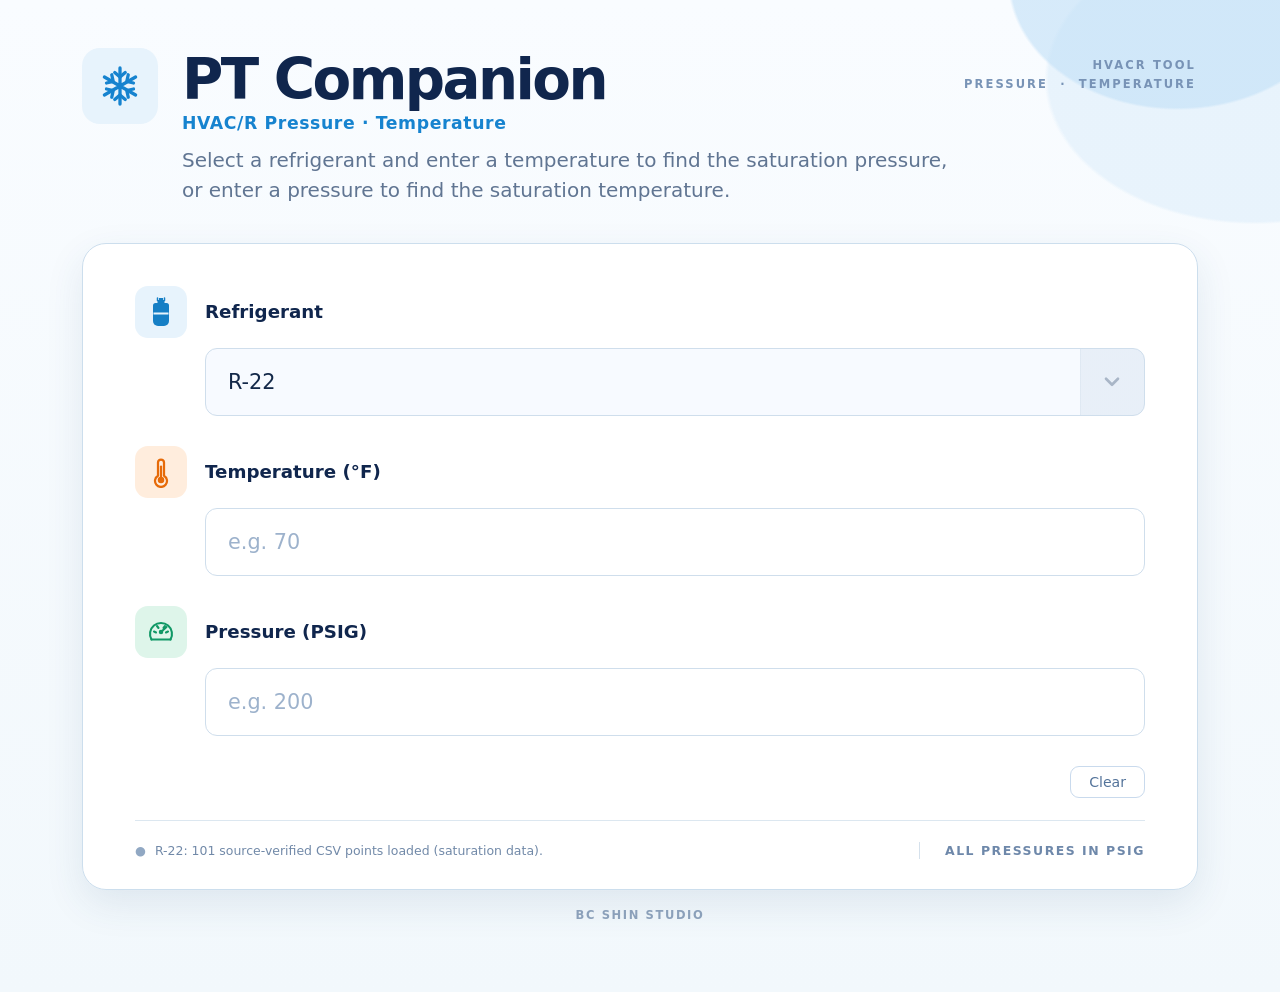
<file: index.html>
<!DOCTYPE html>
<html lang="en">
<head>
  <meta charset="UTF-8" />
  <meta name="viewport" content="width=device-width, initial-scale=1.0" />
  <meta name="theme-color" content="#f5f9fd" />
  <meta
          name="description"
          content="HVAC PT Companion is a pressure-temperature calculator for HVAC/R refrigerants."
  />
  <title>HVAC PT Companion</title>
  <link rel="stylesheet" href="styles.css" />
  <!-- Installable PT Companion for iPhone and other browsers -->
  <link rel="manifest" href="manifest.webmanifest" />
  <link rel="apple-touch-icon" sizes="180x180" href="icons/apple-touch-icon.png" />
  <meta name="apple-mobile-web-app-capable" content="yes" />
  <meta name="apple-mobile-web-app-title" content="PT Companion" />
  <meta name="apple-mobile-web-app-status-bar-style" content="default" />
</head>

<body>
<main class="page-shell">
  <section class="intro" aria-labelledby="page-title">
    <div class="title-row">
        <span class="icon-tile title-icon">
          <img src="assets/snowflake.svg" alt="" />
        </span>

      <div class="title-copy">
        <h1 id="page-title">PT Companion</h1>
        <p class="app-subtitle">HVAC/R Pressure · Temperature</p>
        <p>
          Select a refrigerant and enter a temperature to find the saturation pressure,
          <br class="desktop-break" />
          or enter a pressure to find the saturation temperature.
        </p>
      </div>

      <div class="tool-mark" aria-hidden="true">
        <span>HVACR TOOL</span>
        <small>PRESSURE&nbsp; · &nbsp;TEMPERATURE</small>
      </div>
    </div>
  </section>

  <section
          class="calculator-card"
          aria-label="HVAC PT Companion pressure temperature calculator"
  >
    <div class="field-group">
      <label for="refrigerant">
          <span class="icon-tile blue">
            <img src="assets/refrigerant.svg" alt="" />
          </span>
        <span>Refrigerant</span>
      </label>

      <div class="control-indent">
        <select id="refrigerant" autocomplete="off"></select>
      </div>
    </div>

    <div id="saturation-wrap" class="field-group hidden">
      <label for="saturation-point">
          <span class="icon-tile blue">
            <img src="assets/saturation.svg" alt="" />
          </span>
        <span>Saturation Point</span>
      </label>

      <div class="control-indent">
        <select id="saturation-point" autocomplete="off">
          <option value="dew">Dew</option>
          <option value="bubble">Bubble</option>
        </select>
        <p class="field-note">
          Dew is normally used for superheat. Bubble is normally used for subcooling.
        </p>
      </div>
    </div>

    <div class="field-group">
      <label for="temperature">
          <span class="icon-tile orange">
            <img src="assets/thermometer.svg" alt="" />
          </span>
        <span>Temperature (°F)</span>
      </label>

      <div class="control-indent">
        <input
                id="temperature"
                type="number"
                inputmode="decimal"
                step="any"
                placeholder="e.g. 70"
                autocomplete="off"
        />
      </div>
    </div>

    <div class="field-group">
      <label for="pressure">
          <span class="icon-tile green">
            <img src="assets/pressure-gauge.svg" alt="" />
          </span>
        <span>Pressure (PSIG)</span>
      </label>

      <div class="control-indent">
        <input
                id="pressure"
                type="number"
                inputmode="decimal"
                step="any"
                placeholder="e.g. 200"
                autocomplete="off"
        />
      </div>
    </div>

    <div class="clear-row">
      <button type="button" id="clear-fields" class="clear-button">
        Clear
      </button>
    </div>

    <div
            id="message"
            class="message control-indent"
            role="status"
            aria-live="polite"
    ></div>

    <div class="status-row">
      <p id="data-status" class="data-status"></p>
      <p class="units-note">ALL PRESSURES IN PSIG</p>
    </div>
  </section>

  <footer class="studio-footer">
    BC SHIN STUDIO
  </footer>
</main>

<script src="app.js" defer></script>
  <!-- Service worker enables offline calculator and refrigerant lookup. -->
  <script>
	if (
	  'serviceWorker' in navigator &&
	  (
		location.protocol === 'https:' ||
		location.hostname === 'localhost' ||
		location.hostname === '127.0.0.1'
	  )
	) {
      window.addEventListener('load', () => {
        navigator.serviceWorker.register('./service-worker.js', { scope: './' })
          .catch(error => console.warn('PT Companion offline setup unavailable:', error));
      });
    }
  </script>
</body>
</html>
</file>
<file: styles.css>
:root {
  font-family: Inter, ui-sans-serif, system-ui, -apple-system, BlinkMacSystemFont, "Segoe UI", sans-serif;
  color: #10254a;
  background: #f5f9fd;
  font-synthesis: none;

  --blue: #1683cf;
  --blue-soft: #e7f3fc;
  --orange-soft: #ffeddd;
  --green-soft: #def5ea;
  --border: #cfdeec;
}

* {
  box-sizing: border-box;
}

body {
  margin: 0;
  min-height: 100vh;
  background:
    radial-gradient(ellipse 340px 260px at 92% -2%, rgba(196,225,247,.65) 0 49%, transparent 50%),
    radial-gradient(ellipse 420px 290px at 98% 8%, rgba(226,240,251,.72) 0 49%, transparent 50%),
    linear-gradient(180deg, #f9fcff 0%, #f2f8fc 100%);
}

button,
input,
select {
  font: inherit;
}

.page-shell {
  width: min(100%, 1180px);
  margin: 0 auto;
  padding: 48px 32px 70px;
}

.title-row {
  position: relative;
  display: flex;
  align-items: flex-start;
  gap: 24px;
  padding-right: 210px;
}

.icon-tile {
  display: inline-grid;
  place-items: center;
  flex: 0 0 auto;
  border-radius: 13px;
}

.icon-tile img {
  display: block;
  width: 62%;
  height: 62%;
}

.title-icon {
  width: 76px;
  height: 76px;
  background: var(--blue-soft);
  border-radius: 18px;
}

.title-copy h1 {
  margin: 4px 0 5px;
  font-size: clamp(2.3rem, 4.4vw, 3.7rem);
  line-height: 1;
  letter-spacing: -.045em;
  font-weight: 670;
  color: #10264d;
}

.app-subtitle {
  max-width: 820px;
  margin: 0 0 10px !important;
  color: #1683cf !important;
  font-size: clamp(.95rem, 1.35vw, 1.08rem) !important;
  line-height: 1.25 !important;
  font-weight: 650;
  letter-spacing: .035em;
}

.title-copy p {
  max-width: 820px;
  margin: 0 0 38px;
  color: #607592;
  font-size: clamp(1rem, 1.65vw, 1.25rem);
  line-height: 1.5;
}

.tool-mark {
  position: absolute;
  top: 10px;
  right: 2px;
  text-align: right;
  color: #7893b6;
  letter-spacing: .13em;
  font-weight: 650;
}

.tool-mark span,
.tool-mark small {
  display: block;
  font-size: .72rem;
}

.tool-mark small {
  margin-top: 5px;
}

.calculator-card {
  padding: 42px 52px 30px;
  border: 1px solid #ccdeed;
  border-radius: 24px;
  background: rgba(255,255,255,.965);
  box-shadow: 0 14px 38px rgba(39, 79, 119, .10);
}

.field-group {
  margin-bottom: 30px;
}

.field-group label {
  display: flex;
  align-items: center;
  gap: 18px;
  margin-bottom: 10px;
  color: #10264d;
  font-size: 1.14rem;
  font-weight: 650;
}

.field-group label > span:last-child {
  margin-left: 0;
}

.field-group .icon-tile {
  width: 52px;
  height: 52px;
}

.icon-tile.blue {
  background: var(--blue-soft);
}

.icon-tile.orange {
  background: var(--orange-soft);
}

.icon-tile.green {
  background: var(--green-soft);
}

.control-indent {
  margin-left: 70px;
}

input,
select {
  width: 100%;
  min-height: 68px;
  padding: 0 22px;
  border: 1px solid var(--border);
  border-radius: 12px;
  color: #132849;
  background: #fff;
  outline: none;
  font-size: 1.3rem;
  font-weight: 400;
  transition:
    border-color .15s ease,
    box-shadow .15s ease,
    background .15s ease;
}

select {
  appearance: none;
  -webkit-appearance: none;
  -moz-appearance: none;
  cursor: pointer;
  padding-right: 78px;
  background-color: #f7faff;
  background-image:
    linear-gradient(to left, rgba(226,235,245,.72) 64px, transparent 64px),
    linear-gradient(to left, #d7e2ed 64px, transparent 64px),
    url("data:image/svg+xml,%3Csvg xmlns='http://www.w3.org/2000/svg' width='26' height='26' viewBox='0 0 24 24' fill='none'%3E%3Cpath d='M6.5 9L12 14.5L17.5 9' stroke='%23132C50' stroke-width='2.5' stroke-linecap='round' stroke-linejoin='round'/%3E%3C/svg%3E");
  background-repeat: no-repeat;
  background-position: right center, right 63px center, right 19px center;
  background-size: 64px 100%, 1px 100%, 26px 26px;
}

input:hover,
select:hover {
  border-color: #aec5da;
}

input:focus,
select:focus {
  border-color: #6ca8d5;
  box-shadow: 0 0 0 4px rgba(22,131,207,.10);
}

input::placeholder {
  color: #9db2cc;
  font-weight: 350;
}

.field-note {
  margin: 8px 2px 0;
  color: #70839d;
  font-size: .86rem;
  line-height: 1.45;
}

.clear-row {
  display: flex;
  justify-content: flex-end;
  margin-top: 10px;
}

.clear-button {
  border: 1px solid #c9daed;
  background: #ffffff;
  color: #53739a;
  border-radius: 9px;
  padding: 7px 18px;
  font: inherit;
  font-size: .88rem;
  cursor: pointer;
  transition:
    border-color .15s ease,
    background .15s ease,
    color .15s ease;
}

.clear-button:hover {
  border-color: #afc7dd;
  background: #f7fbff;
  color: #365f8b;
}

.clear-button:focus-visible {
  outline: none;
  border-color: #6ca8d5;
  box-shadow: 0 0 0 3px rgba(22,131,207,.10);
}

.clear-button:active {
  background: #eef6fc;
}

.hidden {
  display: none;
}

.message {
  min-height: 20px;
  margin-top: -8px;
  font-size: .9rem;
  color: #b42318;
}

.message.warning {
  color: #9a6700;
}

.message.success {
  color: #067647;
}

.status-row {
  display: flex;
  align-items: center;
  justify-content: space-between;
  gap: 24px;
  margin-top: 10px;
  padding-top: 21px;
  border-top: 1px solid #dce7f0;
}

.data-status,
.units-note {
  margin: 0;
  color: #7189a8;
  font-size: .78rem;
  line-height: 1.4;
}

.data-status::before {
  content: "●";
  margin-right: 9px;
  color: #91a8c3;
}

.units-note {
  flex: 0 0 auto;
  padding-left: 25px;
  border-left: 1px solid #d5e1ec;
  color: #6e88aa;
  font-weight: 650;
  letter-spacing: .12em;
}

.studio-footer {
  margin-top: 18px;
  text-align: center;
  color: #8ba0ba;
  font-size: .72rem;
  font-weight: 650;
  letter-spacing: .14em;
}

@media (max-width: 760px) {
  .page-shell {
    padding: 24px 15px 38px;
  }

  .title-row {
    gap: 14px;
    padding-right: 0;
  }

  .title-icon {
    width: 52px;
    height: 52px;
    border-radius: 14px;
  }

  .title-copy h1 {
    margin-top: 2px;
    margin-bottom: 4px;
    font-size: 2.05rem;
    line-height: 1.05;
    white-space: nowrap;
  }

  .app-subtitle {
    margin: 0 0 8px !important;
    font-size: .82rem !important;
    line-height: 1.25 !important;
    letter-spacing: .02em;
  }

  .title-copy p {
    margin: 8px 0 24px;
    font-size: .96rem;
    line-height: 1.45;
  }

  .desktop-break {
    display: none;
  }

  .tool-mark {
    display: none;
  }

  .calculator-card {
    padding: 27px 20px 22px;
    border-radius: 19px;
  }

  .field-group {
    margin-bottom: 23px;
  }

  .field-group label {
    gap: 10px;
    margin-bottom: 9px;
    transform: none;
    font-size: 1rem;
  }

  .field-group .icon-tile {
    width: 34px;
    height: 34px;
    border-radius: 9px;
  }

  .control-indent {
    margin-left: 0;
  }

  input,
  select {
    min-height: 58px;
    padding-left: 16px;
    font-size: 1.15rem;
  }

  select {
    padding-right: 58px;
    background-position: right center, right 51px center, right 14px center;
    background-size: 52px 100%, 1px 100%, 22px 22px;
  }

  .clear-row {
    margin-top: 8px;
  }

  .clear-button {
    padding: 7px 16px;
    font-size: .84rem;
  }

  .status-row {
    align-items: flex-start;
    flex-direction: column;
    gap: 8px;
    padding-top: 16px;
  }

  .units-note {
    padding-left: 0;
    border-left: 0;
    font-size: .68rem;
  }

  .studio-footer {
    margin-top: 14px;
    font-size: .66rem;
  }
}
</file>
<file: android/app/src/main/assets/styles.css>
:root {
  font-family: Inter, ui-sans-serif, system-ui, -apple-system, BlinkMacSystemFont, "Segoe UI", sans-serif;
  color: #10254a;
  background: #f5f9fd;
  font-synthesis: none;

  --blue: #1683cf;
  --blue-soft: #e7f3fc;
  --orange-soft: #ffeddd;
  --green-soft: #def5ea;
  --border: #cfdeec;
}

* {
  box-sizing: border-box;
}

body {
  margin: 0;
  min-height: 100vh;
  background:
    radial-gradient(ellipse 340px 260px at 92% -2%, rgba(196,225,247,.65) 0 49%, transparent 50%),
    radial-gradient(ellipse 420px 290px at 98% 8%, rgba(226,240,251,.72) 0 49%, transparent 50%),
    linear-gradient(180deg, #f9fcff 0%, #f2f8fc 100%);
}

button,
input,
select {
  font: inherit;
}

.page-shell {
  width: min(100%, 1180px);
  margin: 0 auto;
  padding: 48px 32px 70px;
}

.title-row {
  position: relative;
  display: flex;
  align-items: flex-start;
  gap: 24px;
  padding-right: 210px;
}

.icon-tile {
  display: inline-grid;
  place-items: center;
  flex: 0 0 auto;
  border-radius: 13px;
}

.icon-tile img {
  display: block;
  width: 62%;
  height: 62%;
}

.title-icon {
  width: 76px;
  height: 76px;
  background: var(--blue-soft);
  border-radius: 18px;
}

.title-copy h1 {
  margin: 4px 0 5px;
  font-size: clamp(2.3rem, 4.4vw, 3.7rem);
  line-height: 1;
  letter-spacing: -.045em;
  font-weight: 670;
  color: #10264d;
}

.app-subtitle {
  max-width: 820px;
  margin: 0 0 10px !important;
  color: #1683cf !important;
  font-size: clamp(.95rem, 1.35vw, 1.08rem) !important;
  line-height: 1.25 !important;
  font-weight: 650;
  letter-spacing: .035em;
}

.title-copy p {
  max-width: 820px;
  margin: 0 0 38px;
  color: #607592;
  font-size: clamp(1rem, 1.65vw, 1.25rem);
  line-height: 1.5;
}

.tool-mark {
  position: absolute;
  top: 10px;
  right: 2px;
  text-align: right;
  color: #7893b6;
  letter-spacing: .13em;
  font-weight: 650;
}

.tool-mark span,
.tool-mark small {
  display: block;
  font-size: .72rem;
}

.tool-mark small {
  margin-top: 5px;
}

.calculator-card {
  padding: 42px 52px 30px;
  border: 1px solid #ccdeed;
  border-radius: 24px;
  background: rgba(255,255,255,.965);
  box-shadow: 0 14px 38px rgba(39, 79, 119, .10);
}

.field-group {
  margin-bottom: 30px;
}

.field-group label {
  display: flex;
  align-items: center;
  gap: 18px;
  margin-bottom: 10px;
  color: #10264d;
  font-size: 1.14rem;
  font-weight: 650;
}

.field-group label > span:last-child {
  margin-left: 0;
}

.field-group .icon-tile {
  width: 52px;
  height: 52px;
}

.icon-tile.blue {
  background: var(--blue-soft);
}

.icon-tile.orange {
  background: var(--orange-soft);
}

.icon-tile.green {
  background: var(--green-soft);
}

.control-indent {
  margin-left: 70px;
}

input,
select {
  width: 100%;
  min-height: 68px;
  padding: 0 22px;
  border: 1px solid var(--border);
  border-radius: 12px;
  color: #132849;
  background: #fff;
  outline: none;
  font-size: 1.3rem;
  font-weight: 400;
  transition:
    border-color .15s ease,
    box-shadow .15s ease,
    background .15s ease;
}

select {
  appearance: none;
  -webkit-appearance: none;
  -moz-appearance: none;
  cursor: pointer;
  padding-right: 78px;
  background-color: #f7faff;
  background-image:
    linear-gradient(to left, rgba(226,235,245,.72) 64px, transparent 64px),
    linear-gradient(to left, #d7e2ed 64px, transparent 64px),
    url("data:image/svg+xml,%3Csvg xmlns='http://www.w3.org/2000/svg' width='26' height='26' viewBox='0 0 24 24' fill='none'%3E%3Cpath d='M6.5 9L12 14.5L17.5 9' stroke='%23132C50' stroke-width='2.5' stroke-linecap='round' stroke-linejoin='round'/%3E%3C/svg%3E");
  background-repeat: no-repeat;
  background-position: right center, right 63px center, right 19px center;
  background-size: 64px 100%, 1px 100%, 26px 26px;
}

input:hover,
select:hover {
  border-color: #aec5da;
}

input:focus,
select:focus {
  border-color: #6ca8d5;
  box-shadow: 0 0 0 4px rgba(22,131,207,.10);
}

input::placeholder {
  color: #9db2cc;
  font-weight: 350;
}

.field-note {
  margin: 8px 2px 0;
  color: #70839d;
  font-size: .86rem;
  line-height: 1.45;
}

.clear-row {
  display: flex;
  justify-content: flex-end;
  margin-top: 10px;
}

.clear-button {
  border: 1px solid #c9daed;
  background: #ffffff;
  color: #53739a;
  border-radius: 9px;
  padding: 7px 18px;
  font: inherit;
  font-size: .88rem;
  cursor: pointer;
  transition:
    border-color .15s ease,
    background .15s ease,
    color .15s ease;
}

.clear-button:hover {
  border-color: #afc7dd;
  background: #f7fbff;
  color: #365f8b;
}

.clear-button:focus-visible {
  outline: none;
  border-color: #6ca8d5;
  box-shadow: 0 0 0 3px rgba(22,131,207,.10);
}

.clear-button:active {
  background: #eef6fc;
}

.hidden {
  display: none;
}

.message {
  min-height: 20px;
  margin-top: -8px;
  font-size: .9rem;
  color: #b42318;
}

.message.warning {
  color: #9a6700;
}

.message.success {
  color: #067647;
}

.status-row {
  display: flex;
  align-items: center;
  justify-content: space-between;
  gap: 24px;
  margin-top: 10px;
  padding-top: 21px;
  border-top: 1px solid #dce7f0;
}

.data-status,
.units-note {
  margin: 0;
  color: #7189a8;
  font-size: .78rem;
  line-height: 1.4;
}

.data-status::before {
  content: "●";
  margin-right: 9px;
  color: #91a8c3;
}

.units-note {
  flex: 0 0 auto;
  padding-left: 25px;
  border-left: 1px solid #d5e1ec;
  color: #6e88aa;
  font-weight: 650;
  letter-spacing: .12em;
}

.studio-footer {
  margin-top: 18px;
  text-align: center;
  color: #8ba0ba;
  font-size: .72rem;
  font-weight: 650;
  letter-spacing: .14em;
}

@media (max-width: 760px) {
  .page-shell {
    padding: 24px 15px 38px;
  }

  .title-row {
    gap: 14px;
    padding-right: 0;
  }

  .title-icon {
    width: 52px;
    height: 52px;
    border-radius: 14px;
  }

  .title-copy h1 {
    margin-top: 2px;
    margin-bottom: 4px;
    font-size: 2.05rem;
    line-height: 1.05;
    white-space: nowrap;
  }

  .app-subtitle {
    margin: 0 0 8px !important;
    font-size: .82rem !important;
    line-height: 1.25 !important;
    letter-spacing: .02em;
  }

  .title-copy p {
    margin: 8px 0 24px;
    font-size: .96rem;
    line-height: 1.45;
  }

  .desktop-break {
    display: none;
  }

  .tool-mark {
    display: none;
  }

  .calculator-card {
    padding: 27px 20px 22px;
    border-radius: 19px;
  }

  .field-group {
    margin-bottom: 23px;
  }

  .field-group label {
    gap: 10px;
    margin-bottom: 9px;
    transform: none;
    font-size: 1rem;
  }

  .field-group .icon-tile {
    width: 34px;
    height: 34px;
    border-radius: 9px;
  }

  .control-indent {
    margin-left: 0;
  }

  input,
  select {
    min-height: 58px;
    padding-left: 16px;
    font-size: 1.15rem;
  }

  select {
    padding-right: 58px;
    background-position: right center, right 51px center, right 14px center;
    background-size: 52px 100%, 1px 100%, 22px 22px;
  }

  .clear-row {
    margin-top: 8px;
  }

  .clear-button {
    padding: 7px 16px;
    font-size: .84rem;
  }

  .status-row {
    align-items: flex-start;
    flex-direction: column;
    gap: 8px;
    padding-top: 16px;
  }

  .units-note {
    padding-left: 0;
    border-left: 0;
    font-size: .68rem;
  }

  .studio-footer {
    margin-top: 14px;
    font-size: .66rem;
  }
}
</file>
